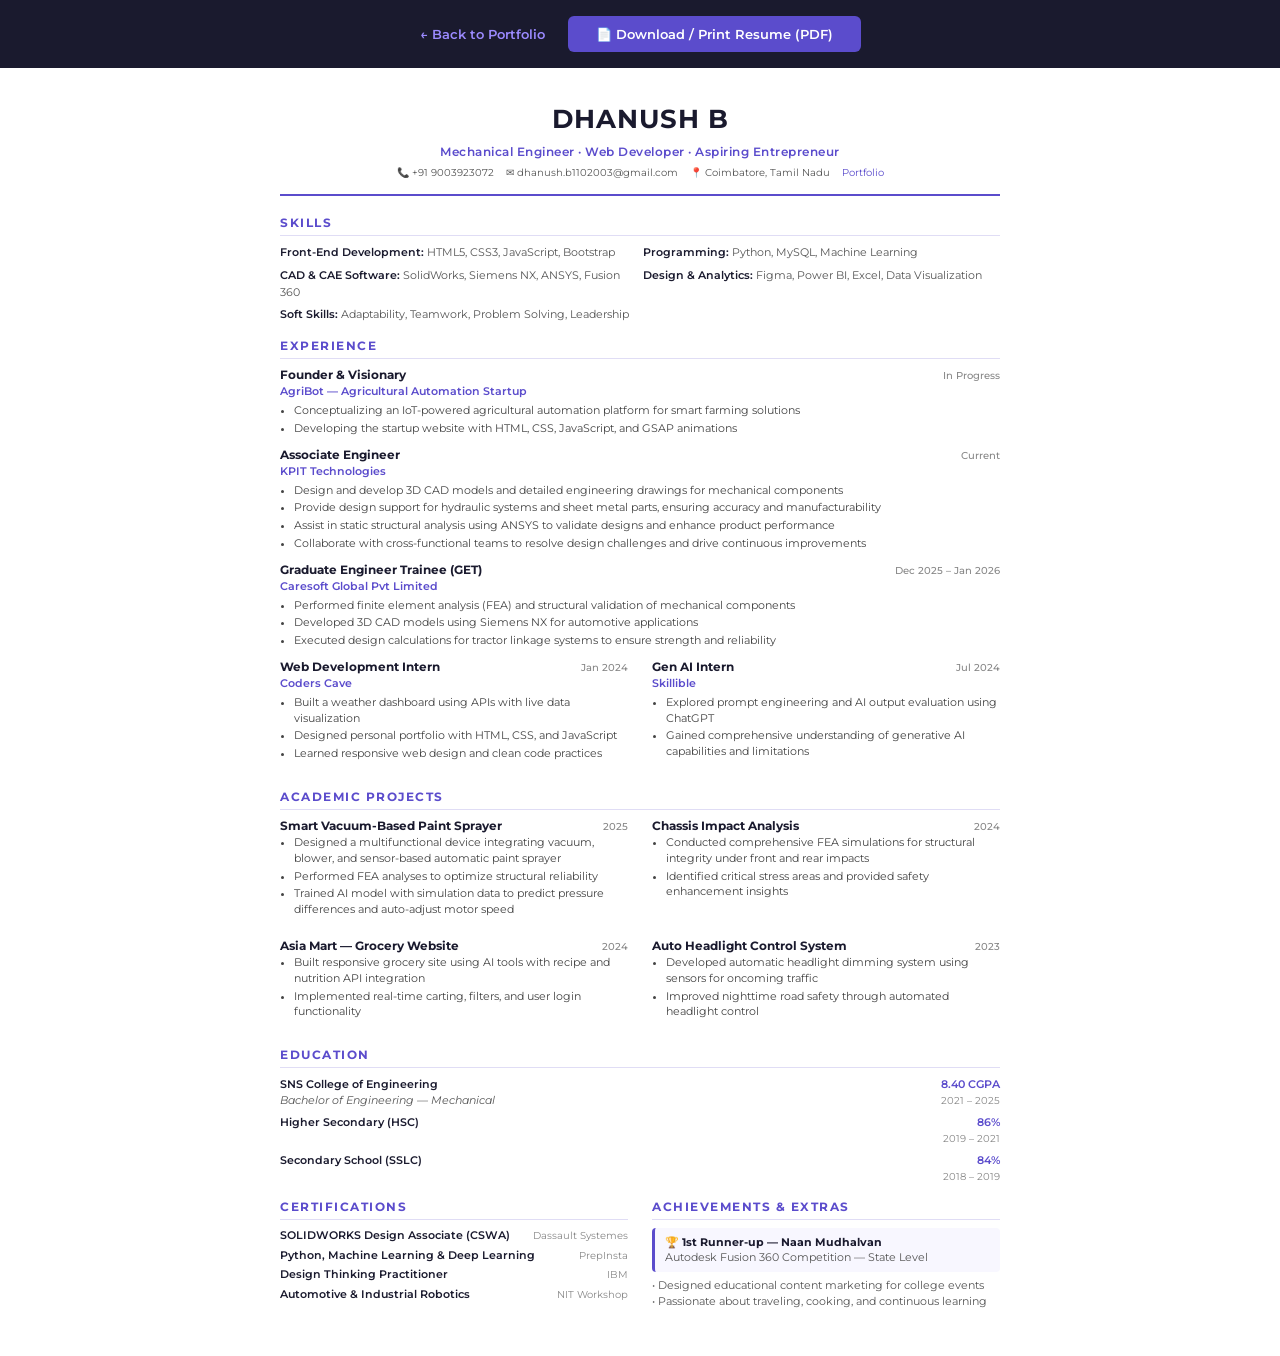
<file: resume.html>
<!DOCTYPE html>
<html lang="en">
<head>
   <meta charset="UTF-8">
   <meta name="viewport" content="width=device-width, initial-scale=1.0">
   <title>Dhanush B — Resume</title>
   <link rel="preconnect" href="https://fonts.googleapis.com">
   <link rel="preconnect" href="https://fonts.gstatic.com" crossorigin>
   <link href="https://fonts.googleapis.com/css2?family=Montserrat:wght@400;500;600;700&display=swap" rel="stylesheet">
   <style>
      * { margin: 0; padding: 0; box-sizing: border-box; }
      body { font-family: 'Montserrat', sans-serif; color: #1a1a2e; background: #fff; font-size: 11px; line-height: 1.5; }
      a { color: #5b4ccc; text-decoration: none; }

      .resume { max-width: 800px; margin: 0 auto; padding: 32px 40px; }

      /* Header */
      .resume__header { text-align: center; border-bottom: 2.5px solid #5b4ccc; padding-bottom: 14px; margin-bottom: 18px; }
      .resume__name { font-size: 26px; font-weight: 700; letter-spacing: 1px; text-transform: uppercase; color: #1a1a2e; }
      .resume__subtitle { font-size: 12px; color: #5b4ccc; font-weight: 600; margin: 4px 0; letter-spacing: .5px; }
      .resume__contact { font-size: 10px; color: #555; display: flex; justify-content: center; gap: 12px; flex-wrap: wrap; }
      .resume__contact span { display: flex; align-items: center; gap: 3px; }

      /* Sections */
      .section { margin-bottom: 14px; }
      .section__title { font-size: 12px; font-weight: 700; text-transform: uppercase; color: #5b4ccc; letter-spacing: 1.5px; border-bottom: 1.5px solid #e0ddf5; padding-bottom: 3px; margin-bottom: 8px; }

      /* Two column layout */
      .two-col { display: grid; grid-template-columns: 1fr 1fr; gap: 8px 24px; }

      /* Experience items */
      .exp { margin-bottom: 10px; }
      .exp__header { display: flex; justify-content: space-between; align-items: baseline; }
      .exp__title { font-size: 11.5px; font-weight: 700; color: #1a1a2e; }
      .exp__date { font-size: 10px; color: #888; font-weight: 500; }
      .exp__company { font-size: 10.5px; color: #5b4ccc; font-weight: 600; margin-bottom: 3px; }
      .exp__list { padding-left: 14px; }
      .exp__list li { margin-bottom: 2px; color: #444; font-size: 10.5px; }

      /* Skills */
      .skills__grid { display: grid; grid-template-columns: 1fr 1fr; gap: 6px; }
      .skills__category { font-weight: 600; font-size: 10.5px; color: #1a1a2e; }
      .skills__items { font-size: 10.5px; color: #555; }

      /* Education */
      .edu { display: flex; justify-content: space-between; align-items: baseline; margin-bottom: 6px; }
      .edu__left { }
      .edu__school { font-weight: 600; font-size: 11px; }
      .edu__degree { font-size: 10.5px; color: #555; font-style: italic; }
      .edu__right { text-align: right; }
      .edu__grade { font-weight: 600; font-size: 10.5px; color: #5b4ccc; }
      .edu__year { font-size: 10px; color: #888; }

      /* Certs */
      .cert { display: flex; justify-content: space-between; margin-bottom: 4px; }
      .cert__name { font-weight: 600; font-size: 10.5px; }
      .cert__issuer { font-size: 10px; color: #888; }

      /* Achievement */
      .achievement { background: #f8f7ff; border-left: 3px solid #5b4ccc; padding: 6px 10px; border-radius: 4px; margin-bottom: 6px; }
      .achievement__title { font-weight: 700; font-size: 11px; }
      .achievement__desc { font-size: 10.5px; color: #555; }

      /* Print styles */
      @media print {
         body { font-size: 10.5px; }
         .resume { padding: 16px 24px; }
         .no-print { display: none; }
      }
      
      /* Download button */
      .download-bar { text-align: center; padding: 16px; background: #1a1a2e; }
      .download-bar button { background: #5b4ccc; color: #fff; border: none; padding: 10px 28px; font-family: inherit; font-weight: 600; border-radius: 6px; cursor: pointer; font-size: 13px; }
      .download-bar button:hover { background: #4a3bb8; }
   </style>
</head>
<body>

<div class="download-bar no-print">
   <a href="index.html" style="color:#9b8aff;margin-right:20px;font-size:13px;font-weight:600;">← Back to Portfolio</a>
   <button onclick="window.print()">📄 Download / Print Resume (PDF)</button>
</div>

<div class="resume">
   <!-- HEADER -->
   <div class="resume__header">
      <h1 class="resume__name">Dhanush B</h1>
      <p class="resume__subtitle">Mechanical Engineer · Web Developer · Aspiring Entrepreneur</p>
      <div class="resume__contact">
         <span>📞 +91 9003923072</span>
         <span>✉ dhanush.b1102003@gmail.com</span>
         <span>📍 Coimbatore, Tamil Nadu</span>
         <span><a href="index.html">Portfolio</a></span>
      </div>
   </div>

   <!-- SKILLS -->
   <div class="section">
      <h2 class="section__title">Skills</h2>
      <div class="skills__grid">
         <div><span class="skills__category">Front-End Development:</span> <span class="skills__items">HTML5, CSS3, JavaScript, Bootstrap</span></div>
         <div><span class="skills__category">Programming:</span> <span class="skills__items">Python, MySQL, Machine Learning</span></div>
         <div><span class="skills__category">CAD & CAE Software:</span> <span class="skills__items">SolidWorks, Siemens NX, ANSYS, Fusion 360</span></div>
         <div><span class="skills__category">Design & Analytics:</span> <span class="skills__items">Figma, Power BI, Excel, Data Visualization</span></div>
         <div><span class="skills__category">Soft Skills:</span> <span class="skills__items">Adaptability, Teamwork, Problem Solving, Leadership</span></div>
      </div>
   </div>

   <!-- EXPERIENCE -->
   <div class="section">
      <h2 class="section__title">Experience</h2>

      <div class="exp">
         <div class="exp__header"><span class="exp__title">Founder & Visionary</span><span class="exp__date">In Progress</span></div>
         <p class="exp__company">AgriBot — Agricultural Automation Startup</p>
         <ul class="exp__list">
            <li>Conceptualizing an IoT-powered agricultural automation platform for smart farming solutions</li>
            <li>Developing the startup website with HTML, CSS, JavaScript, and GSAP animations</li>
         </ul>
      </div>

      <div class="exp">
         <div class="exp__header"><span class="exp__title">Associate Engineer</span><span class="exp__date">Current</span></div>
         <p class="exp__company">KPIT Technologies</p>
         <ul class="exp__list">
            <li>Design and develop 3D CAD models and detailed engineering drawings for mechanical components</li>
            <li>Provide design support for hydraulic systems and sheet metal parts, ensuring accuracy and manufacturability</li>
            <li>Assist in static structural analysis using ANSYS to validate designs and enhance product performance</li>
            <li>Collaborate with cross-functional teams to resolve design challenges and drive continuous improvements</li>
         </ul>
      </div>

      <div class="exp">
         <div class="exp__header"><span class="exp__title">Graduate Engineer Trainee (GET)</span><span class="exp__date">Dec 2025 – Jan 2026</span></div>
         <p class="exp__company">Caresoft Global Pvt Limited</p>
         <ul class="exp__list">
            <li>Performed finite element analysis (FEA) and structural validation of mechanical components</li>
            <li>Developed 3D CAD models using Siemens NX for automotive applications</li>
            <li>Executed design calculations for tractor linkage systems to ensure strength and reliability</li>
         </ul>
      </div>

      <div class="two-col">
         <div class="exp">
            <div class="exp__header"><span class="exp__title">Web Development Intern</span><span class="exp__date">Jan 2024</span></div>
            <p class="exp__company">Coders Cave</p>
            <ul class="exp__list">
               <li>Built a weather dashboard using APIs with live data visualization</li>
               <li>Designed personal portfolio with HTML, CSS, and JavaScript</li>
               <li>Learned responsive web design and clean code practices</li>
            </ul>
         </div>
         <div class="exp">
            <div class="exp__header"><span class="exp__title">Gen AI Intern</span><span class="exp__date">Jul 2024</span></div>
            <p class="exp__company">Skillible</p>
            <ul class="exp__list">
               <li>Explored prompt engineering and AI output evaluation using ChatGPT</li>
               <li>Gained comprehensive understanding of generative AI capabilities and limitations</li>
            </ul>
         </div>
      </div>
   </div>

   <!-- PROJECTS -->
   <div class="section">
      <h2 class="section__title">Academic Projects</h2>
      <div class="two-col">
         <div class="exp">
            <div class="exp__header"><span class="exp__title">Smart Vacuum-Based Paint Sprayer</span><span class="exp__date">2025</span></div>
            <ul class="exp__list">
               <li>Designed a multifunctional device integrating vacuum, blower, and sensor-based automatic paint sprayer</li>
               <li>Performed FEA analyses to optimize structural reliability</li>
               <li>Trained AI model with simulation data to predict pressure differences and auto-adjust motor speed</li>
            </ul>
         </div>
         <div class="exp">
            <div class="exp__header"><span class="exp__title">Chassis Impact Analysis</span><span class="exp__date">2024</span></div>
            <ul class="exp__list">
               <li>Conducted comprehensive FEA simulations for structural integrity under front and rear impacts</li>
               <li>Identified critical stress areas and provided safety enhancement insights</li>
            </ul>
         </div>
         <div class="exp">
            <div class="exp__header"><span class="exp__title">Asia Mart — Grocery Website</span><span class="exp__date">2024</span></div>
            <ul class="exp__list">
               <li>Built responsive grocery site using AI tools with recipe and nutrition API integration</li>
               <li>Implemented real-time carting, filters, and user login functionality</li>
            </ul>
         </div>
         <div class="exp">
            <div class="exp__header"><span class="exp__title">Auto Headlight Control System</span><span class="exp__date">2023</span></div>
            <ul class="exp__list">
               <li>Developed automatic headlight dimming system using sensors for oncoming traffic</li>
               <li>Improved nighttime road safety through automated headlight control</li>
            </ul>
         </div>
      </div>
   </div>

   <!-- EDUCATION -->
   <div class="section">
      <h2 class="section__title">Education</h2>
      <div class="edu">
         <div class="edu__left"><p class="edu__school">SNS College of Engineering</p><p class="edu__degree">Bachelor of Engineering — Mechanical</p></div>
         <div class="edu__right"><p class="edu__grade">8.40 CGPA</p><p class="edu__year">2021 – 2025</p></div>
      </div>
      <div class="edu">
         <div class="edu__left"><p class="edu__school">Higher Secondary (HSC)</p></div>
         <div class="edu__right"><p class="edu__grade">86%</p><p class="edu__year">2019 – 2021</p></div>
      </div>
      <div class="edu">
         <div class="edu__left"><p class="edu__school">Secondary School (SSLC)</p></div>
         <div class="edu__right"><p class="edu__grade">84%</p><p class="edu__year">2018 – 2019</p></div>
      </div>
   </div>

   <!-- CERTIFICATIONS & ACHIEVEMENTS -->
   <div class="two-col">
      <div class="section">
         <h2 class="section__title">Certifications</h2>
         <div class="cert"><span class="cert__name">SOLIDWORKS Design Associate (CSWA)</span><span class="cert__issuer">Dassault Systemes</span></div>
         <div class="cert"><span class="cert__name">Python, Machine Learning & Deep Learning</span><span class="cert__issuer">PrepInsta</span></div>
         <div class="cert"><span class="cert__name">Design Thinking Practitioner</span><span class="cert__issuer">IBM</span></div>
         <div class="cert"><span class="cert__name">Automotive & Industrial Robotics</span><span class="cert__issuer">NIT Workshop</span></div>
      </div>
      <div class="section">
         <h2 class="section__title">Achievements & Extras</h2>
         <div class="achievement">
            <p class="achievement__title">🏆 1st Runner-up — Naan Mudhalvan</p>
            <p class="achievement__desc">Autodesk Fusion 360 Competition — State Level</p>
         </div>
         <p style="font-size:10.5px; color:#555; margin-top:6px;">• Designed educational content marketing for college events</p>
         <p style="font-size:10.5px; color:#555;">• Passionate about traveling, cooking, and continuous learning</p>
      </div>
   </div>
</div>

</body>
</html>
</file>
